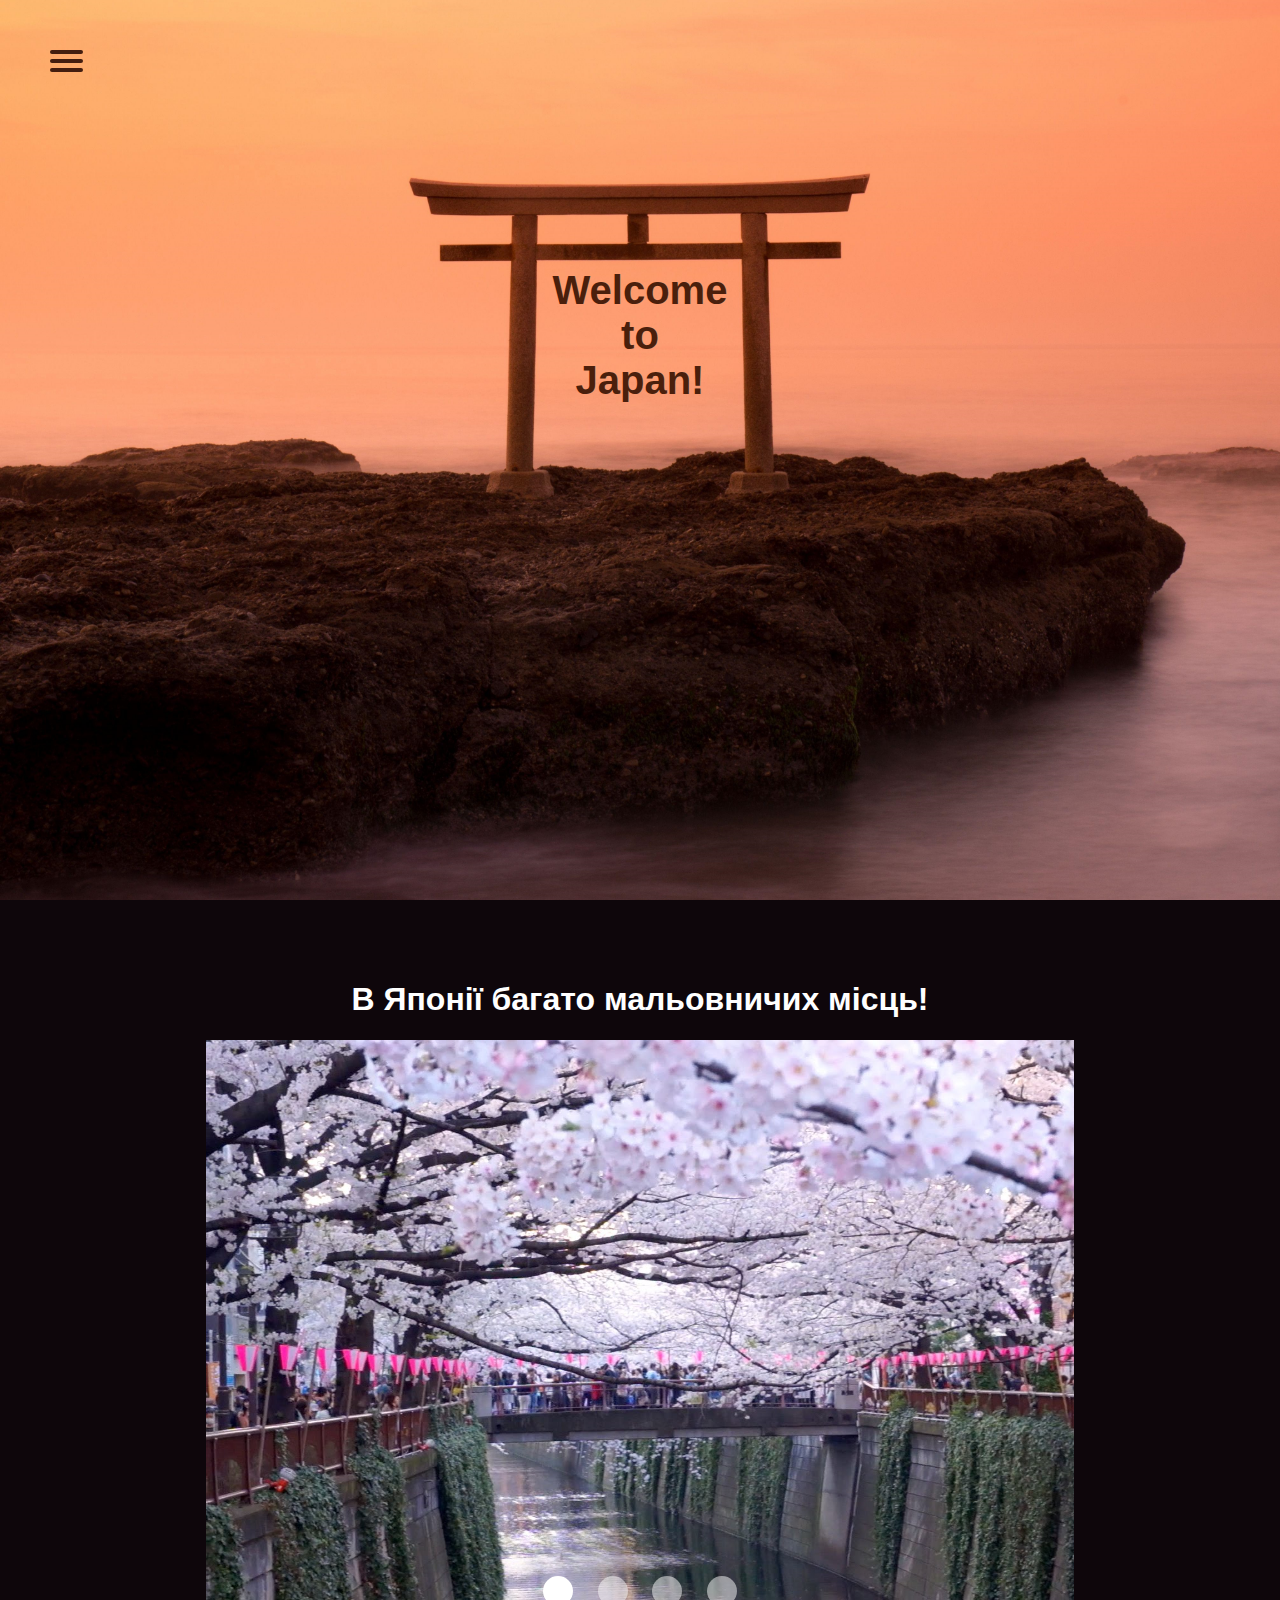
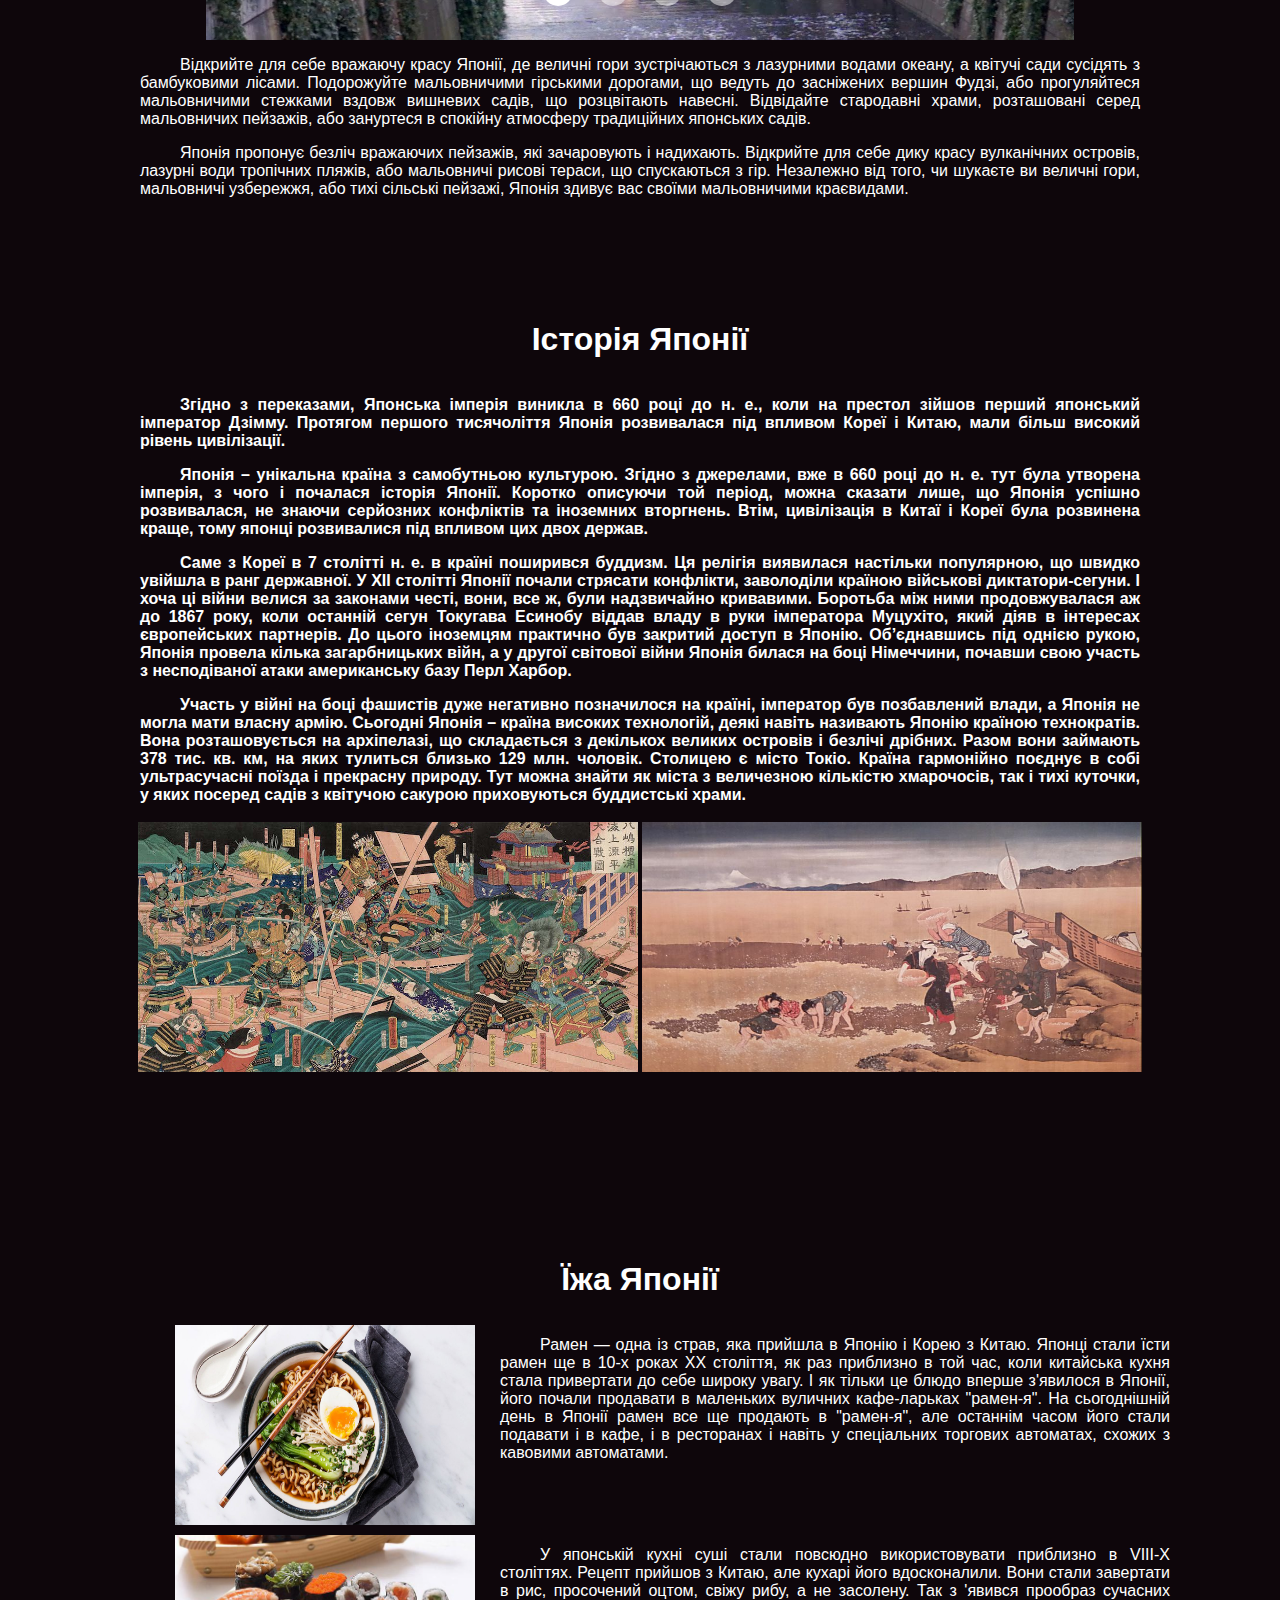
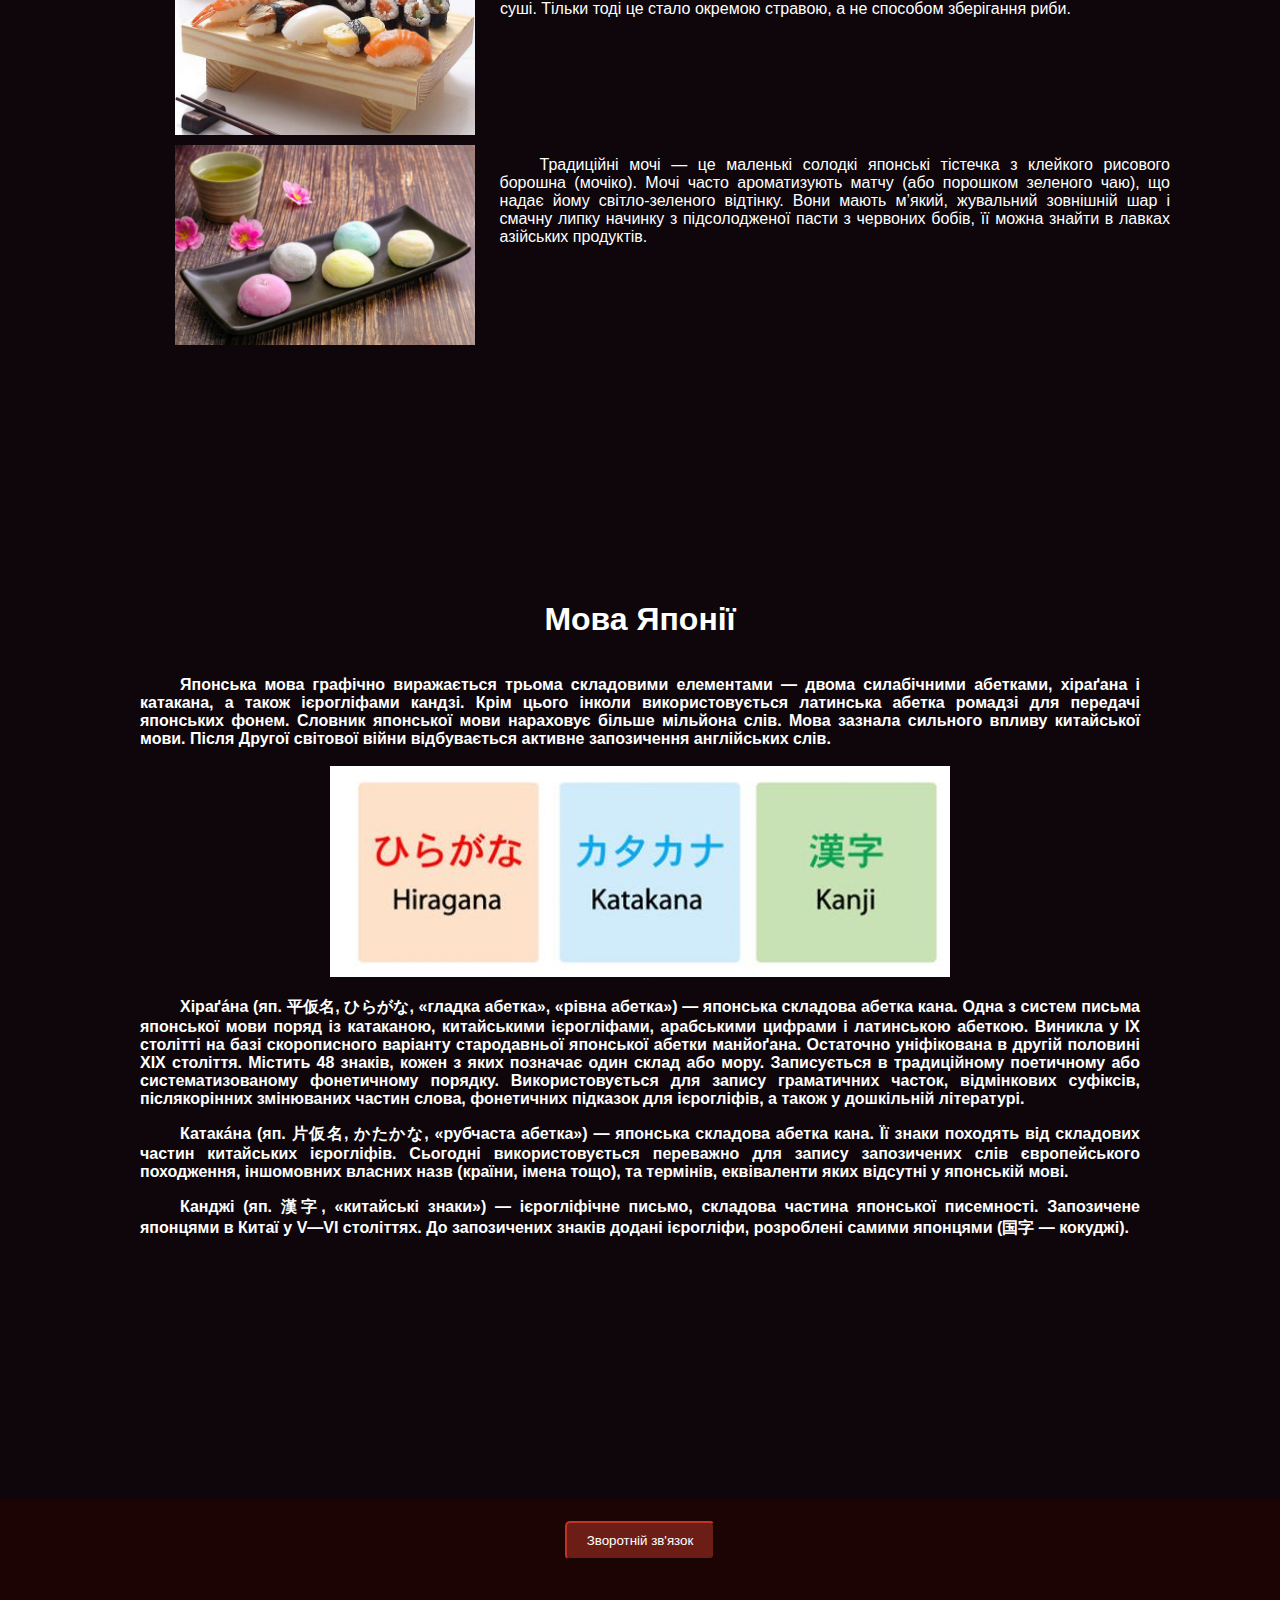
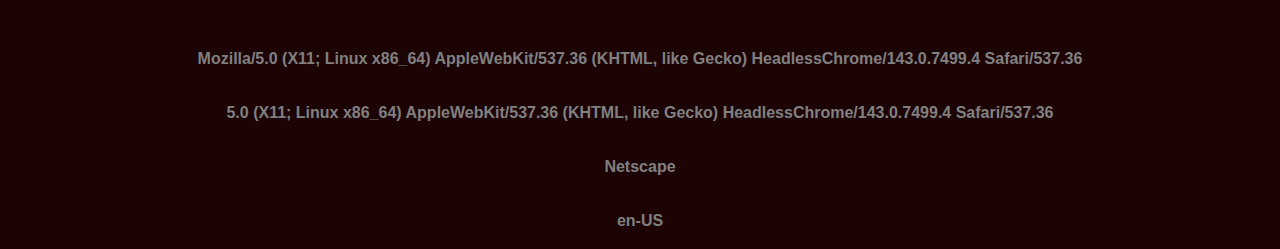
<file: index.html>
<!DOCTYPE html>
<html>
	<head>
		<title></title>
		<script src="script.js"></script>
		<link rel="icon" href="img/icon.jpg" type="image/x-icon" />
		<link rel="stylesheet" href="style.css" />
	</head>
	<body>
		<nav>
			<div id="menuToggle">
				<input type="checkbox" />
				<span></span>
				<span></span>
				<span></span>
				<ul id="menu">
					<button class="common-button" onclick="topFunction()" id="upBtn">Вгору</button>
					<button class="common-button" onclick="bottomFunction()" id="downBtn">Вниз</button>
				</ul>
				<script>
					const menuItems = [
						{
							text: "Краєвиди",
							href: "pictures"
						},
						{
							text: "Історія",
							href: "history"
						},
						{
							text: "Їжа",
							href: "food"
						},
						{
							text: "Мова",
							href: "language"
						}
					];

					const menu = document.getElementById("menu");

					for (const menuItem of menuItems) {
						const li = document.createElement("li");

						li.innerHTML = menuItem.text.link(`#${menuItem.href}`);

						menu.appendChild(li);
					}
				</script>
			</div>
		</nav>

		<section id="start" class="parallax-1">
			<h1 style="color: #4a1f0c; font-size: 30pt; display: flex; justify-content: center; margin-top: 20%">Welcome
				<br> to <br> Japan!
			</h1>
		</section>

		<section id="pictures" class="palallax-no-image">
			<h1>В Японії багато мальовничих місць!</h1>
			<div>
				<div class="carousel">
					<ul class="slides">
						<input type="radio" name="radio-buttons" id="img-1" checked />
						<li class="slide-container">
							<div class="slide-image">
								<img src="img/meguro_river.jpg">
							</div>
							<div class="carousel-controls">
								<label for="img-4" class="prev-slide">
									<span>‹</span>
								</label>
								<label for="img-2" class="next-slide">
									<span>›</span>
								</label>
							</div>
						</li>
						<input type="radio" name="radio-buttons" id="img-2" />
						<li class="slide-container">
							<div class="slide-image">
								<img src="img/blue_pond_hokkaido.jpg">
							</div>
							<div class="carousel-controls">
								<label for="img-1" class="prev-slide">
									<span>‹</span>
								</label>
								<label for="img-3" class="next-slide">
									<span>›</span>
								</label>
							</div>
						</li>
						<input type="radio" name="radio-buttons" id="img-3" />
						<li class="slide-container">
							<div class="slide-image">
								<img src="img/bioluminescent_shrimp.jpg">
							</div>
							<div class="carousel-controls">
								<label for="img-2" class="prev-slide">
									<span>‹</span>
								</label>
								<label for="img-4" class="next-slide">
									<span>›</span>
								</label>
							</div>
						</li>
						<input type="radio" name="radio-buttons" id="img-4" />
						<li class="slide-container">
							<div class="slide-image">
								<img src="img/fuji.jpg">
							</div>
							<div class="carousel-controls">
								<label for="img-3" class="prev-slide">
									<span>‹</span>
								</label>
								<label for="img-1" class="next-slide">
									<span>›</span>
								</label>
							</div>
						</li>
						<div class="carousel-dots">
							<label for="img-1" class="carousel-dot" id="img-dot-1"></label>
							<label for="img-2" class="carousel-dot" id="img-dot-2"></label>
							<label for="img-3" class="carousel-dot" id="img-dot-3"></label>
							<label for="img-4" class="carousel-dot" id="img-dot-4"></label>
						</div>
					</ul>
				</div>
			</div>
			<div style="display: grid; place-items: center">
				<p style="width: 1000px; text-align: justify; text-indent: 40px; margin-bottom: 0%;">Відкрийте для себе
					вражаючу красу Японії, де величні гори зустрічаються з лазурними водами океану, а квітучі сади сусідять
					з бамбуковими лісами. Подорожуйте мальовничими гірськими дорогами, що ведуть до засніжених вершин Фудзі,
					або прогуляйтеся
					мальовничими стежками вздовж вишневих садів, що розцвітають навесні. Відвідайте стародавні храми,
					розташовані серед мальовничих
					пейзажів, або зануртеся в спокійну атмосферу традиційних японських садів.
				</p>
				<p style="width: 1000px; text-align: justify; text-indent: 40px; margin-bottom: 0%;">
					Японія пропонує безліч вражаючих пейзажів, які зачаровують і надихають. Відкрийте для себе дику красу
					вулканічних островів,
					лазурні води тропічних пляжів, або мальовничі рисові тераси, що спускаються з гір. Незалежно від того,
					чи шукаєте ви величні
					гори, мальовничі узбережжя, або тихі сільські пейзажі, Японія здивує вас своїми мальовничими краєвидами.
				</p>
			</div>
		</section>

		<section id="history" class="parallax-2">
			<h1 style="display: flex; justify-content: center; font-size: 32px;">Історія Японії</h1>
			<div style="font-weight: bold; display: grid; place-items: center">
				<p>
					Згідно з переказами, Японська імперія виникла в 660 році до н. е., коли на престол зійшов перший
					японський імператор Дзімму.
					Протягом першого тисячоліття Японія розвивалася під впливом Кореї і Китаю, мали більш високий рівень
					цивілізації.
				</p>
				<p>
					Японія – унікальна країна з самобутньою культурою. Згідно з джерелами, вже в 660 році до н. е. тут була
					утворена імперія,
					з чого і почалася історія Японії. Коротко описуючи той період, можна сказати лише, що Японія успішно
					розвивалася, не знаючи серйозних конфліктів та іноземних вторгнень. Втім, цивілізація в Китаї і Кореї
					була розвинена краще,
					тому японці розвивалися під впливом цих двох держав.
				</p>
				<p>
					Саме з Кореї в 7 столітті н. е. в країні поширився буддизм. Ця релігія виявилася настільки популярною,
					що швидко увійшла
					в ранг державної. У XII столітті Японії почали стрясати конфлікти, заволоділи країною військові
					диктатори-сегуни. І хоча ці
					війни велися за законами честі, вони, все ж, були надзвичайно кривавими. Боротьба між ними
					продовжувалася аж до 1867 року, коли останній сегун Токугава Есинобу віддав владу в руки імператора
					Муцухіто, який діяв в
					інтересах європейських партнерів. До цього іноземцям практично був закритий доступ в Японію.
					Об’єднавшись під однією рукою,
					Японія провела кілька загарбницьких війн, а у другої світової війни Японія билася на боці Німеччини,
					почавши свою участь з
					несподіваної атаки американську базу Перл Харбор.
				</p>
				<p>
					Участь у війні на боці фашистів дуже негативно позначилося на країні, імператор був позбавлений влади, а
					Японія не
					могла мати власну армію. Сьогодні Японія – країна високих технологій, деякі навіть називають Японію
					країною технократів.
					Вона розташовується на архіпелазі, що складається з декількох великих островів і безлічі дрібних. Разом
					вони займають
					378 тис. кв. км, на яких тулиться близько 129 млн. чоловік. Столицею є місто Токіо. Країна гармонійно
					поєднує в собі
					ультрасучасні поїзда і прекрасну природу. Тут можна знайти як міста з величезною кількістю хмарочосів,
					так і тихі куточки,
					у яких посеред садів з квітучою сакурою приховуються буддистські храми.
				</p>
			</div>
			<br>
			<img src="img/history-photo-1.jpg" style="display: inline; width: 500px; height: 250px;">
			<img src="img/history-photo-2.jpg" style="display: inline; width: 500px; height: 250px;">
		</section>

		<section id="food" class="palallax-no-image">
			<h1>Їжа Японії</h1>
			<div>
				<div style="display: flex; justify-content: center; width: 1000px; margin-left: 150px;">
					<img src="img/ramen.jpg" width="300px" height="200px" style="margin: 5px;">
					<p style="margin-left: 20px;">
						Рамен — одна із страв, яка прийшла в Японію і Корею з Китаю. Японці стали їсти рамен ще в 10-х роках
						XX
						століття, як раз приблизно в той час, коли китайська кухня стала привертати до себе широку увагу. І
						як
						тільки це блюдо вперше з'явилося в Японії, його почали продавати в маленьких вуличних кафе-ларьках
						"рамен-я".
						На сьогоднішній день в Японії рамен все ще продають в "рамен-я", але останнім часом його стали
						подавати
						і в кафе, і в ресторанах і навіть у спеціальних торгових автоматах, схожих з кавовими автоматами.
					</p>
				</div>
				<div style="display: flex; justify-content: center; width: 1000px; margin-left: 150px;">
					<img src="img/sushi.jpg" width="300px" height="200px" style="margin: 5px">
					<p style="margin-left: 20px;">
						У японській кухні суші стали повсюдно використовувати приблизно в VIII-X століттях. Рецепт прийшов
						з Китаю, але кухарі його вдосконалили. Вони стали завертати в рис, просочений оцтом, свіжу рибу, а
						не засолену. Так з 'явився прообраз сучасних суші. Тільки тоді це стало окремою стравою, а не
						способом зберігання риби.
					</p>
				</div>
				<div style="display: flex; justify-content: center; width: 1000px; margin-left: 150px;">
					<img src="img/mochi.jpg" width="300px" height="200px" style="margin: 5px;">
					<p style="margin-left: 20px;">
						Традиційні мочі — це маленькі солодкі японські тістечка з клейкого рисового борошна (мочіко).
						Мочі часто ароматизують матчу (або порошком зеленого чаю), що надає йому світло-зеленого відтінку.
						Вони мають м’який, жувальний зовнішній шар і смачну липку начинку з підсолодженої пасти з червоних
						бобів, її можна знайти в лавках азійських продуктів.
					</p>
				</div>
			</div>
		</section>

		<section id="language" class="parallax-3">
			<h1 style="display: flex; justify-content: center; font-size: 32px;">Мова Японії</h1>
			<div style="display: grid; place-items: center; font-weight: bold">
				<p>
					Японська мова графічно виражається трьома складовими елементами — двома
					силабічними абетками, хіраґана і катакана, а також ієрогліфами кандзі.
					Крім цього інколи використовується латинська абетка ромадзі для передачі
					японських фонем. Словник японської мови нараховує більше мільйона слів.
					Мова зазнала сильного впливу китайської мови. Після Другої світової війни
					відбувається активне запозичення англійських слів.
				</p>
			</div>
			<br>
			<img src="img/alphabet.jpg">
			<div style="display: grid; place-items: center; font-weight: bold">
				<p>
					Хіраґа́на (яп. 平仮名, ひらがな, «гладка абетка», «рівна абетка») —
					японська складова абетка кана. Одна з систем письма японської мови
					поряд із катаканою, китайськими ієрогліфами, арабськими цифрами і
					латинською абеткою. Виникла у IX столітті на базі скорописного варіанту
					стародавньої японської абетки манйоґана. Остаточно уніфікована
					в другій половині XIX століття. Містить 48 знаків, кожен з яких
					позначає один склад або мору. Записується в традиційному
					поетичному або систематизованому фонетичному порядку.
					Використовується для запису граматичних часток, відмінкових суфіксів,
					післякорінних змінюваних частин слова, фонетичних підказок для
					ієрогліфів, а також у дошкільній літературі.
				</p>
				<p>
					Катака́на (яп. 片仮名, かたかな, «рубчаста абетка») — японська
					складова абетка кана. Її знаки походять від складових частин
					китайських ієрогліфів. Сьогодні використовується переважно
					для запису запозичених слів європейського походження,
					іншомовних власних назв (країни, імена тощо), та термінів,
					еквіваленти яких відсутні у японській мові.
				</p>
				<p>
					Канджі (яп. 漢字, «китайські знаки») — ієрогліфічне письмо,
					складова частина японської писемності. Запозичене японцями
					в Китаї у V—VI століттях. До запозичених знаків додані
					ієрогліфи, розроблені самими японцями (国字 — кокуджі).
				</p>
			</div>
		</section>

		<footer style="background-color: #1c0304;">
			<br>
			<table align="center">
				<tr>
					<th>
						<script>
							function openNewWindow() {
								location.pathname = "socials.html"; //location об'єкту document
							}
						</script>
						<button class="footer-button" onclick="openNewWindow()">Зворотній зв'язок</button><br>
					</th>
				</tr>
			</table>
			<p id="made-by" style="display: flex; justify-content: center; color: gray;">made by bloodbern</p>

			<script>
				const handler = event => {
					if (window.scrollY + window.innerHeight < document.body.scrollHeight) {
						return;
					}

					setTimeout(() => {
						document.getElementById("made-by").classList.add("visible");
					}, 1000);

					removeEventListener('scroll', handler);
				};

				addEventListener('scroll', handler);
			</script>

			<br>
			<table align="center" style="color: gray;">
				<tr>
					<th>
						<p id="userAgent"></p>
					</th>
				</tr>
				<tr>
					<th>
						<p id="appVersion"></p>
					</th>
				</tr>
				<tr>
					<th>
						<p id="appName"></p>
					</th>
				</tr>
				<tr>
					<th>
						<p id="nav-language"></p>
					</th>
				</tr>
			</table>
			<script>
				document.getElementById('userAgent').innerText = navigator.userAgent;
				document.getElementById('appVersion').innerText = navigator.appVersion;
				document.getElementById('appName').innerText = navigator.appName;
				document.getElementById('nav-language').innerText = navigator.language;
			</script>
		</footer>
	</body>
</html>
</file>
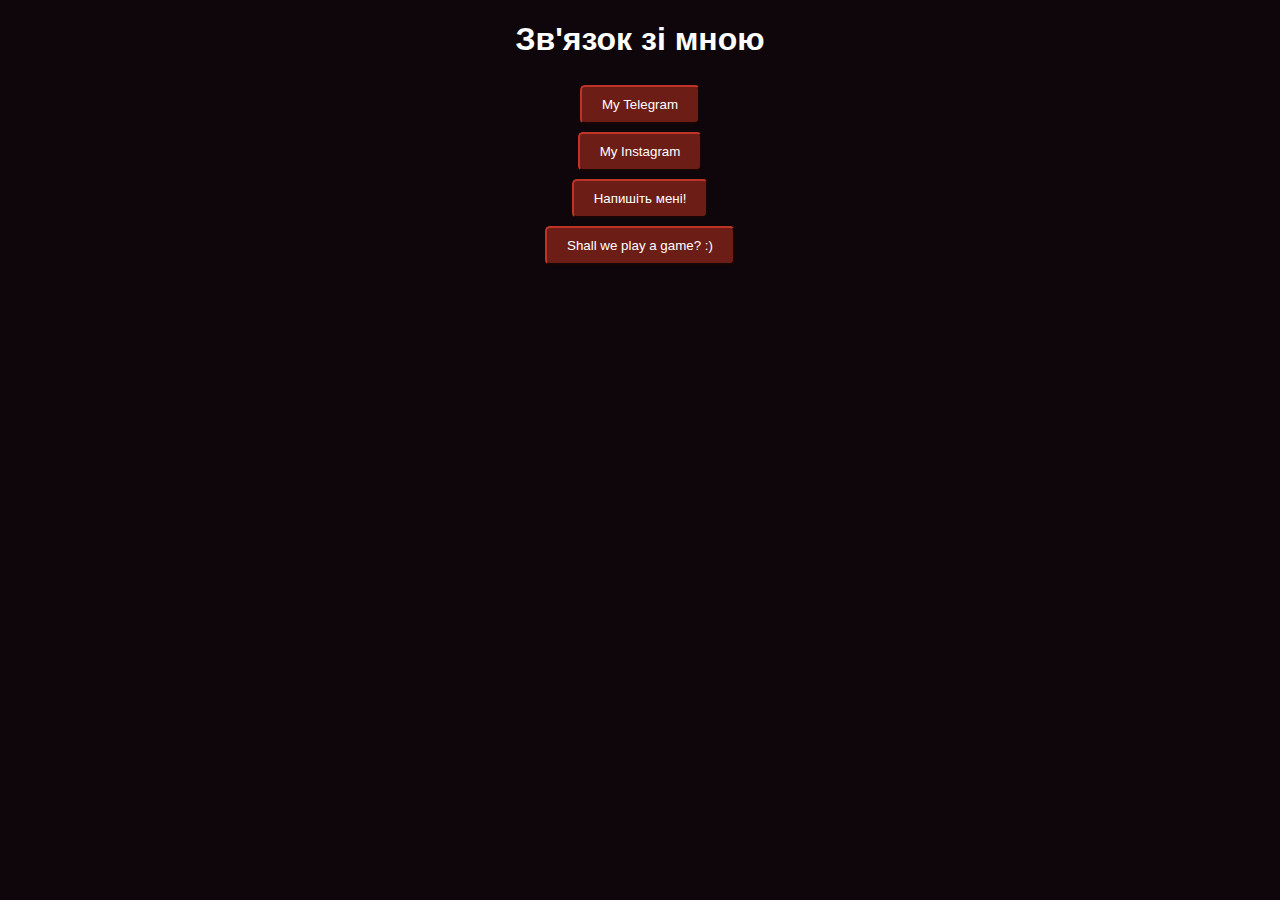
<file: socials.html>
<!DOCTYPE html>
<html>
	<head>
		<title>Socials</title>
		<link rel="stylesheet" href="style.css" />
		<link rel="icon" href="img/icon.jpg" type="image/x-icon" />
	</head>
	<body style="overflow: hidden; display: flex; flex-direction: column;">
		<h1>Зв'язок зі мною</h1>
		<table align="center">
			<tr>
				<th>
					<button class="footer-button" style="margin: 2px" onclick="window.open('https://t.me/bloodbern', '_blank')">My Telegram</button>
				</th>
			</tr>
			<tr>
				<th>
					<button class="footer-button" style="margin: 2px" onclick="window.open('https://instagram.com/bloodbern', '_blank')">My Instagram</button>
				</th>
			</tr>
			<tr>
				<th>
					<button class="footer-button" style="margin: 2px" onclick="window.open('mailto:bloodbern09@gmail.com', '_blank')">Напишіть мені!</button>
				</th>
			</tr>
			<tr>
				<th>
					<button id="play-button" class="footer-button" style="margin: 2px" onclick="startGame()"></button>
				</th>
			</tr>
		</table>

		<div id="game">
			<span id="game-time"></span>
			<div id="health-display"></div>
			<div id="ramen-sign-container">
				<div id="ramen-sign-mount"></div>
				<div id="ramen-sign">ラーメン</div>
			</div>
			<div id="shop">
				<div id="shop-counter"></div>
				<div id="shop-wall"></div>
			</div>
			<div id="food-items-container"></div>
			<div id="chopsticks-container">
				<div class="chopstick"></div>
				<div class="chopstick">
					<div id="chopsticks-hitbox"></div>
				</div>
			</div>
			<div id="right-wall"></div>
			<div id="conveyor">
				<div class="conveyor-wheel">
					<div></div>
				</div>
				<div class="conveyor-wheel">
					<div></div>
				</div>
			</div>
			<div id="low-hp-overlay"></div>
		</div>

		<script>
			//Глобальні константи
			const gravity = 2; //прискорення вільного падіння, px/frame
			const horizontalDamping = 0.97; //коефіцієнт зниження горизонтальної швидкості
			const terminalVelocity = 50; //максимальна швидкість падіння, px/frame
			const inertialMultiplier = 1.3; //при відпусканні предмету швидкість трошки збільшується

			const initialHealth = 3;

			const initialSpawnInterval = 1500; //базова затримка спавну, ms
			const minSpawnInterval = 500; //мінімальна затримка спавну, ms
			const initialSpawnVariation = 1000; //максимальна додаткова затримка спавну, ms
			const spawnIntervalSpeedUp = 10; //значення, на яке spawnInterval і spawnVariation зменшуються після кожного спавну, ms

			const conveyorSpeed = 3; //горизонтальна швидкість конвеєра, px/frame

			//дістаємо всі необхідні елементи з html
			const playButton = document.getElementById("play-button");
			const game = document.getElementById("game");
			const gameTime = document.getElementById("game-time");
			const healthDisplay = document.getElementById("health-display");
			const foodItemsContainer = document.getElementById("food-items-container");
			const chopsticksContainer = document.getElementById("chopsticks-container");
			const chopsticksHitbox = document.getElementById("chopsticks-hitbox");
			const rightWall = document.getElementById("right-wall");
			const conveyor = document.getElementById("conveyor");
			const lowHpOverlay = document.getElementById("low-hp-overlay");

			//ініціалізуємо глобальні змінні
			let foodItems = []; //Масив FoodItems
			let caughtFoodItem = null; //FoodItem, що зараз прикріплений до паличок

			let mainLoop = null; //id основного ігрового інтервалу
			let health = 0; //поточне здоров'я
			let gameStartTimestamp = 0; //точний час початку гри, ms

			//фукнція старту гри, викликається при натисканні кнопки
			function startGame() {
				//якщо основний цикл ініціалізовано (гра запущена):
				if (mainLoop) {
					//зупиняємо гру:
					//---очищаємо основний цикл
					clearInterval(mainLoop);

					mainLoop = null;

					//задеспавнимо всі FoodItems
					for (const foodItem of foodItems) {
						foodItem.despawn();
					}
					//очищаємо утримуваний FoodItem
					caughtFoodItem = null;
					//очищаємо всі серця
					healthDisplay.replaceChildren([]);
					//приховуємо червоний оверлей
					lowHpOverlay.classList.remove("visible");
				}
				//якщо основний цикл НЕ ініціалізовано (гра НЕ запущена):
				else {
					//розпочинаємо гру:
					//записуємо поточний точний час
					gameStartTimestamp = Date.now();

					//ініціалізуємо базовий інтервал спавну та варіацію за допомогою констант
					let spawnInterval = initialSpawnInterval;
					let spawnVariation = initialSpawnVariation;

					//ініціалізуємо наступну позначки часу появи (через 1 с)
					let nextSpawnTimestamp = gameStartTimestamp + 1000;

					//ініціалізуємо здоров'я
					health = initialHealth;

					//запуск і призначення основного циклу (функція запускається кожен кадр)
					mainLoop = setInterval(() => {
						const timestamp = Date.now(); //беремо поточну позначку часу

						//оновлюємо час гри
						gameTime.innerText = formatTime(timestamp - gameStartTimestamp);

						//переглядаємо FoodItems
						for (const foodItem of foodItems) {
							//якщо FoodItem зараз утримується палочками - нічого не робити
							if (foodItem === caughtFoodItem) {
								continue;
							}
							//інакше:
							foodItem.move(); //перемістити предмет

							//якщо FoodItem ще НЕ на конвеєрі і не перекриває його - нічого не робити
							if (foodItem.isOnConveyor || !elementsOverlapping(foodItem.image, conveyor)) {
								continue;
							}
							//інакше: встановлюємо isOnConveyor
							foodItem.isOnConveyor = true;
						}

						//якщо поточний час більший за мітку часу появи:
						if (timestamp > nextSpawnTimestamp) {
							//спавнимо предмет
							const foodItem = new FoodItem(); //створюємо об'єкт класу FoodItem

							foodItem.spawn(); //викликаємо метод spawn

							//готуємо наступну мітку часу появи:
							//поточний час + інтервал появи + [0 - варіант появи]
							//наприклад: 2375274356982 + 1500 + 643
							nextSpawnTimestamp = timestamp + spawnInterval + (Math.random() * spawnVariation);

							//зменшуємо інтервал появи та варіацію за допомогою spawnIntervalSpeedUp
							//
							//    переконуємось, що він не нижче мінімального інтервалу
							//                     |
							//                    \/
							spawnInterval = Math.max(spawnInterval - spawnIntervalSpeedUp, minSpawnInterval);
							spawnVariation = Math.max(spawnVariation - spawnIntervalSpeedUp, 0);
						}
					}, 16.666666); // оброблюємо в 60 фпс (1000 ms / 60 frames - interval of 16.6(6) ms)

					//створюємо піктограми здоров’я
					for (let i = 0; i < initialHealth; i++) {
						//створюємо HTML-елемент
						const heart = document.createElement("img");

						//призначаємо джерело значка
						heart.src = "https://cdn-icons-png.flaticon.com/512/1762/1762755.png";

						//вставляємо в "контейнер" здоров'я
						healthDisplay.appendChild(heart);
					}
				}

				//Незалежно від стану гри:
				//перемикаємо видимість ігрової зони
				game.classList.toggle("running"); //якщо "running" вже є в списку класів - видаляємо його, інакше - додаємо

				updatePlayButtonText();
			}

			function updatePlayButtonText() {
				//використовуємо тернарний оператор, щоб змінити текст всередині кнопки Play
				playButton.innerText = mainLoop ? "I don't wanna play anymore :(" : "Shall we play a game? :)";
			};

			//функція перевіряє, чи розташований елемент вище (на осі z) іншого елемента
			function elementsOverlapping(element1, element2) {
				//getBoundingClientRect - повертає координати 4 сторін елемента HTML (зліва, справа, зверху, знизу)
				const rect1 = element1.getBoundingClientRect();
				const rect2 = element2.getBoundingClientRect();

				return rect1.right > rect2.left &&
					rect1.left < rect2.right &&
					rect1.bottom > rect2.top &&
					rect1.top < rect2.bottom;
			}

			//перетворюємо час у мілісекундах на "HH:MM:SS.sss" (ISO 8601)
			function formatTime(milliseconds) {
				return [ // 1. створюємо масив, заповнюємо години, хвилини та секунди, витягнуті з позначки часу
					Math.floor(milliseconds / 60 / 60 / 1000),
					Math.floor(milliseconds / 60 / 1000) % 60,
					Math.floor(milliseconds / 1000) % 60,
				]
					.map((value) => String(value).padStart(2, "0")) // 2. перетворюємо кожне значення в рядок, додаємо початкові нулі
					.filter((value, index) => value !== "00" || index > 0) // 3. відкидуємо години, якщо значення дорівнює "00"
					.join(":") // 4. об’єднуємо години, хвилини та секунди в рядок: "HH:MM:SS"
					.concat(".") // 5. додаємо крапку: "HH:MM:SS."
					.concat(String(milliseconds % 60).padStart(3, "0")) // 6. додаємо мілісекунди, з початковими нулями
			}

			class FoodItem {
				constructor() {
					//ініціалізація масиву з джерелами зображень
					const images = [
						"https://cdn-icons-png.flaticon.com/512/3259/3259041.png",
						"https://cdn-icons-png.flaticon.com/512/2515/2515345.png",
						"https://cdn-icons-png.flaticon.com/512/2718/2718224.png",
						"https://cdn-icons-png.flaticon.com/512/3361/3361870.png",
						"https://cdn-icons-png.flaticon.com/512/2713/2713962.png"
					].toSorted(() => 0.5 - Math.random()); // <- "випадково" сортуємо

					//довжина сторони зображення
					const width = 80;

					//створюємо і запускаємо елемент зображення
					const image = document.createElement("img");
					image.classList.add("game-food-item");
					image.src = images[0];
					image.style.width = `${width}px`;
					image.style.top = `${Math.random() * (foodItemsContainer.clientHeight / 2)}px`; // set random vertical position

					//призначаємо змінні цьому об’єкту
					this.image = image;

					this.size = width;

					//встановлюємо випадкову початкову швидкість
					this.velocity = {
						x: 5 + Math.random() * 10,
						y: -10 - (Math.random() * 20)
					};
					this.previousGrabPosition = {
						x: 0,
						y: 0
					};

					this.isOnConveyor = false;
				}

				//спавнимо FoodItem у ігровій зоні
				spawn() {
					foodItemsContainer.appendChild(this.image); //втсалвєяом в контейнер FoodItem
					foodItems.push(this); //додаємо до масиву продуктів харчування

					new Audio('sounds/woosh_s21KzKN.mp3').play(); //відтворити звуковий ефект
				}

				//присвоюємо "фізику" щоб переміщати предмет
				move() {
					//якщо на конвеєрі:
					if (this.isOnConveyor) {
						//використовуватимуться style.bottom
						this.image.style.top = null;

						//перемістити трохи вправо
						this.image.style.left = `${this.image.offsetLeft + conveyorSpeed}px`;
						//переконуємось, що предмет знаходиться на конвеєрі
						this.image.style.bottom = `${conveyor.offsetHeight}px`;
					}
					//інакше:
					else {
						//переконуємось, чи торкаємося ми правої стіни:
						if (elementsOverlapping(rightWall, this.image)) {
							//якщо так, встановлюємо швидкість, щоб зробити відскок
							this.velocity = {
								x: -25,
								y: -55
							};
						}

						//оновлюємо позицію FoodItem
						this.image.style.left = `${this.image.offsetLeft + this.velocity.x}px`;
						this.image.style.top = `${this.image.offsetTop + this.velocity.y}px`;

						//застосовуємо перетягування до горизонтального руху
						this.velocity.x *= horizontalDamping;
						//додаємо силу тяжіння та переконуємось, що швидкість нижча від кінцевої
						this.velocity.y = Math.min(this.velocity.y + gravity, terminalVelocity);
					}

					//після завершення руху перевіряємо, чи потрібно деспавнити предмет
					this.tryDespawn();
				}

				//вручну оновлюємо позицію FoodItem
				setPosition(x, y) {
					//по-перше, переміщаємо предмет у вказані координати
					this.image.style.left = `${x - this.size / 2}px`;
					this.image.style.top = `${y - this.size / 2}px`;

					//записуємо нову позицію
					const newGrabPosition = {
						x: this.image.offsetLeft,
						y: this.image.offsetTop
					};
					//віднімаємо з попередньої позиції
					this.velocity = {
						x: (newGrabPosition.x - this.previousGrabPosition.x) * inertialMultiplier,
						y: (newGrabPosition.y - this.previousGrabPosition.y) * inertialMultiplier
					};
					//оновлюємо поточну позицію
					this.previousGrabPosition = newGrabPosition;

					//перевіряємо, чи потрібно деспавнити предмет
					this.tryDespawn();
				}

				tryDespawn() {
					//якщо предмет знаходиться всередині ігрової зони - нічого не робимо
					if (this.image.offsetTop < game.clientHeight &&
						this.image.offsetLeft < game.clientWidth) {
						return;
					}
					//інакше - деспавним
					this.despawn();

					//дивимось, чи втратили ми здоров’я:
					//якщо предмет стоїть на конвеєрі - вмикаємо звуковий ефект і закінчуємо на цьому
					//тобто, цей предмет було переміщено за межі ігрової зони конвеєром
					if (this.isOnConveyor) {
						new Audio('sounds/anime-wow-sound-effect.mp3').play();

						return;
					}
					//інакше, якщо предмет випав за межі ігрової зони:
					//забираємо одне очко здоров'я
					healthDisplay.firstElementChild.remove();

					//програємо звук "програшу"
					new Audio('sounds/classic_hurt.mp3').play();

					//перевіряємо наявність сердець
					if (--health > 0) {
						//якщо серця є, і воно лише одне ->
						if (health === 1) {
							// -> показуємо оверлей низького здоров'я
							lowHpOverlay.classList.add("visible");
						}
						return;
					}
					//інакше, якщо ми втратили всі серця, закінчуємо гру
					startGame();
					//показуємо діалогове вікно
					alert(`You are lost!\nYou lasted: ${formatTime(Date.now() - gameStartTimestamp)}`);
				}

				//вилучаємо FoodItem з контейнера та масиву
				despawn() {
					foodItemsContainer.removeChild(this.image);
					foodItems = foodItems.filter(foodItem => foodItem !== this);
				}

				catch(x, y) {
					this.setPosition(x, y);

					this.velocity = {
						x: 0,
						y: 0
					};

					caughtFoodItem = this;
				}

				release() {
					caughtFoodItem = null;
				}
			}

			//обробники подій:
			//викликається щоразу, коли ми переміщуємо мишу в ігрову область
			game.addEventListener("mousemove", event => {
				//вираховуємо координати курсору в ігровій зоні
				const cursorPosition = {
					x: event.clientX - game.offsetLeft,
					y: event.clientY - game.offsetTop
				};
				//оновлюємо позицію паличок
				for (const chopstick of chopsticksContainer.children) {
					chopstick.style.left = `${Math.max(cursorPosition.x, 0)}px`;
					chopstick.style.top = `${Math.max(cursorPosition.y, 60)}px`;
				}
				//
				//
				//якщо FoodItem утримується паличками для їжі, оновлюємо його положення
				//і використовуємо необов’язковий процес – по суті, це перевірка, чи
				//caughtFoodItem має значення null/undefined перед викликом функції
				//
				//
				caughtFoodItem?.setPosition(cursorPosition.x, cursorPosition.y);
			});

			//використовуються, щоб показати/приховати курсор миші під час виходу/входу в ігрову зону
			game.addEventListener("mouseenter", event => {
				game.style.cursor = "none";
			});
			game.addEventListener("mouseleave", event => {
				game.style.cursor = null;
			});

			//кнопку миші натиснуто:
			game.addEventListener("mousedown", event => {
				//обраховуємо координати курсору в ігровій зоні
				const cursorPosition = {
					x: event.clientX - game.offsetLeft,
					y: event.clientY - game.offsetTop
				};

				//відтворюємо анімацію "хапання"
				chopsticksContainer.firstElementChild.classList.add("grab");

				//ітеруємо всі FoodItems
				for (const foodItem of foodItems) {
					if (!elementsOverlapping(chopsticksHitbox, foodItem.image)) {
						continue;
					}
					//якщо FoodItem накладається на хітбокс паличок - хапаємо предмет
					foodItem.catch(cursorPosition.x, cursorPosition.y);
				}
			});

			//кнопку миші відпущено:
			game.addEventListener("mouseup", event => {
				//зупиняємо анімацію "хапання"
				chopsticksContainer.firstElementChild.classList.remove("grab");
				//відпускаємо предмет в паличках, якщо він є
				caughtFoodItem?.release(event.movementX, event.movementY);
			});

			//відображаємо початковий текст на кнопці відтворення
			updatePlayButtonText();
		</script>
	</body>
</html>
</file>
<file: style.css>
html {
    scroll-behavior: smooth;
}

body {
    font-family: "Helvetica";
    font-size: 12pt;
    color: white;
    background-color: rgb(14, 6, 11);
    margin: 0;
    padding: 0;
    height: 100vh;
    overflow: auto;
}

h1 {
    display: flex;
    justify-content: center;
}

/* ---------------------------- навігація ---------------------------- */

#menuToggle {
    display: block;
    position: fixed;
    top: 50px;
    left: 50px;
    z-index: 1;
    -webkit-user-select: none;
    user-select: none;
}

#menuToggle a {
    text-decoration: none;
    color: #fd9264;
    transition: color 0.3s ease;
}

#menuToggle a:hover {
    color: #f4d03f;
}

#menuToggle input {
    display: block;
    width: 40px;
    height: 32px;
    position: absolute;
    top: -7px;
    left: -5px;
    cursor: pointer;
    opacity: 0;
    z-index: 2;
    -webkit-touch-callout: none;
}

#menuToggle span {
    display: block;
    width: 33px;
    height: 4px;
    margin-bottom: 5px;
    position: relative;
    background: #441e0f;
    border-radius: 3px;
    z-index: 1;
    transform-origin: 4px 0px;
    transition: transform 0.5s cubic-bezier(0.77, 0.2, 0.05, 1.0),
        background 0.5s cubic-bezier(0.77, 0.2, 0.05, 1.0),
        opacity 0.55s ease;
}

#menuToggle span:first-child {
    transform-origin: 0% 0%;
}

#menuToggle span:nth-last-child(2) {
    transform-origin: 0% 100%;
}

#menuToggle input:checked~span {
    opacity: 1;
    transform: rotate(25deg) translate(-2px, -1px);
    background: #fd9264;
}

#menuToggle input:checked~span:nth-last-child(3) {
    opacity: 0;
    transform: rotate(0deg) scale(0.1, 0.1);
}

#menuToggle input:checked~span:nth-last-child(4) {
    transform: rotate(-25deg) translate(0, -1px);
}

#menu {
    position: absolute;
    width: 150px;
    margin: -100px 0 0 -50px;
    padding: 50px;
    padding-top: 125px;
    background: #351709;
    border-radius: 20px;
    list-style-type: none;
    transform-origin: 0% 0%;
    transform: translate(-100%, 0);
    transition: transform 0.5s cubic-bezier(0.77, 0.2, 0.05, 1.0);
}

#menu li {
    padding: 10px 0;
    font-size: 22px;
}

#menuToggle input:checked~ul {
    transform: none;
}

/* ---------------------------- ^^^ навігація ^^^ ---------------------------- */

#upBtn {
    /* position: fixed;
	bottom: 20px;
	right: 30px; */
    margin-bottom: 5px;
    width: 85px;
    text-align: center;
    z-index: 100;
}

#downBtn {
    /* position: fixed;
	bottom: 20px;
	right: 30px; */
    margin-bottom: 5px;
    width: 85px;
    text-align: center;
    z-index: 101;
}

.footer-button {
    background-color: #6c1d16;
    color: #fff;
    padding: 10px 20px;
    border-color: #6c1d16;
    border-radius: 5px;
    cursor: pointer;
    transition: all 0.1s ease-in-out;
}

.footer-button:hover {
    border-color: #6c1d16;
    box-shadow: 0 0 5px #a50000;
}

.common-button {
    background-color: #6c1d16;
    color: #fff;
    padding: 10px 20px;
    border: 2px solid #ccc;
    border-color: #6c1d16;
    border-radius: 5px;
    font-size: 16px;
    cursor: pointer;
    transition: all 0.2s ease-in-out;
}

.common-button:hover {
    border-color: #6c1d16;
    box-shadow: 0 0 5px #a50000;
}

.common-button:active {
    transform: scale(0.98);
    box-shadow: inset 0 0 5px #a50000;
}

.socials {
    display: flex;
    justify-content: center;
    bottom: 20px;
    padding: 10px;
}

.palallax-no-image {
    background-attachment: fixed;
    background-position: center;
    background-size: cover;
    position: relative;
    height: 100vh;
    text-align: center;
    padding: 20px;
}

.parallax-1 {
    background-image: url("img/back.jpg");
    background-attachment: fixed;
    background-position: center;
    background-size: cover;
    position: relative;
    height: 100vh;
    text-align: center;
    padding: 20px;
    z-index: -1;
}

.parallax-2 {
    background-image: url("img/back2.png");
    background-attachment: fixed;
    background-position: center;
    background-size: cover;
    position: relative;
    height: 100vh;
    text-align: center;
    padding: 20px;
}

.parallax-3 {
    background-image: url("img/back3.jpg");
    background-attachment: fixed;
    background-position: center;
    background-size: cover;
    position: relative;
    height: 100vh;
    text-align: center;
    padding: 20px;
}

/* ---------------------------- carousel ---------------------------- */

.carousel {
    margin-left: 15%;
    margin-right: 15%;
}

ul.slides {
    display: block;
    position: relative;
    height: 600px;
    margin: 0;
    padding: 0;
    overflow: hidden;
    list-style: none;
}

.slides * {
    user-select: none;
    -ms-user-select: none;
    -moz-user-select: none;
    -khtml-user-select: none;
    -webkit-user-select: none;
    -webkit-touch-callout: none;
}

ul.slides input {
    display: none;
}


.slide-container {
    display: block;
}

.slide-image {
    display: block;
    position: absolute;
    width: 100%;
    height: 100%;
    top: 0;
    opacity: 0;
    transition: all .7s ease-in-out;
}

.slide-image img {
    width: auto;
    min-width: 100%;
    height: 100%;
}

.carousel-controls {
    position: absolute;
    top: 0;
    left: 0;
    right: 0;
    z-index: 10;
    font-size: 100px;
    line-height: 600px;
    color: #fff;
}

.carousel-controls label {
    display: none;
    position: absolute;
    padding: 0 20px;
    opacity: 0;
    transition: opacity .2s;
    cursor: pointer;
}

.slide-image:hover+.carousel-controls label {
    opacity: 0.5;
}

.carousel-controls label:hover {
    opacity: 1;
}

.carousel-controls .prev-slide {
    width: 49%;
    text-align: left;
    left: 0;
}

.carousel-controls .next-slide {
    width: 49%;
    text-align: right;
    right: 0;
}

.carousel-dots {
    position: absolute;
    left: 0;
    right: 0;
    bottom: 20px;
    z-index: 999;
    text-align: center;
}

.carousel-dots .carousel-dot {
    display: inline-block;
    width: 30px;
    height: 30px;
    border-radius: 50%;
    background-color: #fff;
    opacity: 0.5;
    margin: 10px;
}

input:checked+.slide-container .slide-image {
    opacity: 1;
    transform: scale(1);
    transition: opacity 1s ease-in-out;
}

input:checked+.slide-container .carousel-controls label {
    display: block;
}

input#img-1:checked~.carousel-dots label#img-dot-1,
input#img-2:checked~.carousel-dots label#img-dot-2,
input#img-3:checked~.carousel-dots label#img-dot-3,
input#img-4:checked~.carousel-dots label#img-dot-4,
input#img-5:checked~.carousel-dots label#img-dot-5,
input#img-6:checked~.carousel-dots label#img-dot-6 {
    opacity: 1;
}

input:checked+.slide-container .nav label {
    display: block;
}

div p {
    width: 1000px;
    text-align: justify;
    text-indent: 40px;
    margin-bottom: 0%;
}

/* ---------------------------- carousel ---------------------------- */

#made-by {
    visibility: hidden;
}

#made-by.visible {
    visibility: visible;
}

/* ---------------------------- minigame ---------------------------- */
#game {
    position: relative;
    visibility: collapse;
    border: 4px solid #cb5b2c;
    background-color: #381b0d;
    user-select: none;
}

#game.running {
    visibility: visible;
}

#game > * {
    position: absolute;
}

#game-time {
    top: 0px;
    left: 50%;
    padding: 5px;
    font-size: 1.2em;
    font-family: "Courier New", Courier, monospace;
    transform: translate(-50%, 0);
}

#health-display {
    top: 0px;
    right: 10px;
    margin: 10px;
}

#health-display > img {
    height: 50px;
    margin: 5px;
}

#ramen-sign-container {
    display: flex;
    align-items: stretch;
    top: 15px;
}

#ramen-sign-mount {
    width: 20px;
    margin: 10px 0px;
    border: 6px solid #4e4646;
    border-left-width: 0px;
    border-right-width: 0px;
}

#ramen-sign {
    writing-mode: vertical-lr;
    text-orientation: upright;
    font-size: 2.5em;
    font-weight: bold;
    background-color: #cb5b2c;
    border-radius: 5px;
    padding: 20px 0px;
    border: 4px solid #5a3424;
}

#shop {
    display: flex;
    flex-direction: column;
    align-items: stretch;
    bottom: 0px;
    height: 35%;
}

#shop-counter {
    width: 30px;
    height: 15px;
    background-color: #592a17;
}

#shop-wall {
    width: 15px;
    flex-grow: 1;
    background-color: #754430;
}

#game,
#food-items-container {
    height: 100%;
}

.game-food-item {
    position: absolute;
    z-index: 1;
}

.chopstick {
    position: absolute;
    width: 400px;
    height: 8px;
    border-radius: 2px;
    background-color: #fd9264;
    border-bottom: 3px solid #cb5b2c;
}

.chopstick:first-child {
    transform: translateY(-40px) translateX(2px) rotate(-3deg);
    transition: transform 30ms ease-in-out;
}

.chopstick.grab:first-child {
    transform: translateY(-20px) translateX(-1px) rotate(-2deg);
}

.chopstick:last-child {
    z-index: 2;
}

#chopsticks-hitbox {
    position: absolute;
    width: 80px;
    height: 80px;
    left: -25px;
    top: -35px;
    /* background-color: red; */
}

#right-wall {
    right: 0px;
    top: 0px;
    height: 75%;
    width: 12px;
    background-color: #423c3c;
    border-left: 5px solid #4e4646;
}

#conveyor {
    display: flex;
    align-items: stretch;
    justify-content: space-between;
    bottom: 4px;
    right: 4px;
    width: 30%;
    height: 45px;
    border-radius: 25px;
    background-color: #382c2c;
    outline: 4px solid #1a1414;
}

.conveyor-wheel {
    aspect-ratio: 1;
    border-radius: 50%;
    background-color: #594e4e;
    border: 3px dashed #423c3c;
    animation: rotating 2s linear infinite;
}

@keyframes rotating {
    from {
        transform: rotate(0deg);
    }
    to {
        transform: rotate(360deg);
    }
}

.conveyor-wheel > div {
    margin: 12px;
    aspect-ratio: 1;
    border-radius: 60% / 70% 0%;
    background-color: #281f1f;
}

#low-hp-overlay {
    visibility: hidden;
    width: 100%;
    height: 100%;
    background-color: #a5000033;
    box-shadow: inset 0px 0px 20px red;
}

#low-hp-overlay.visible {
    visibility: visible;
}
</file>
